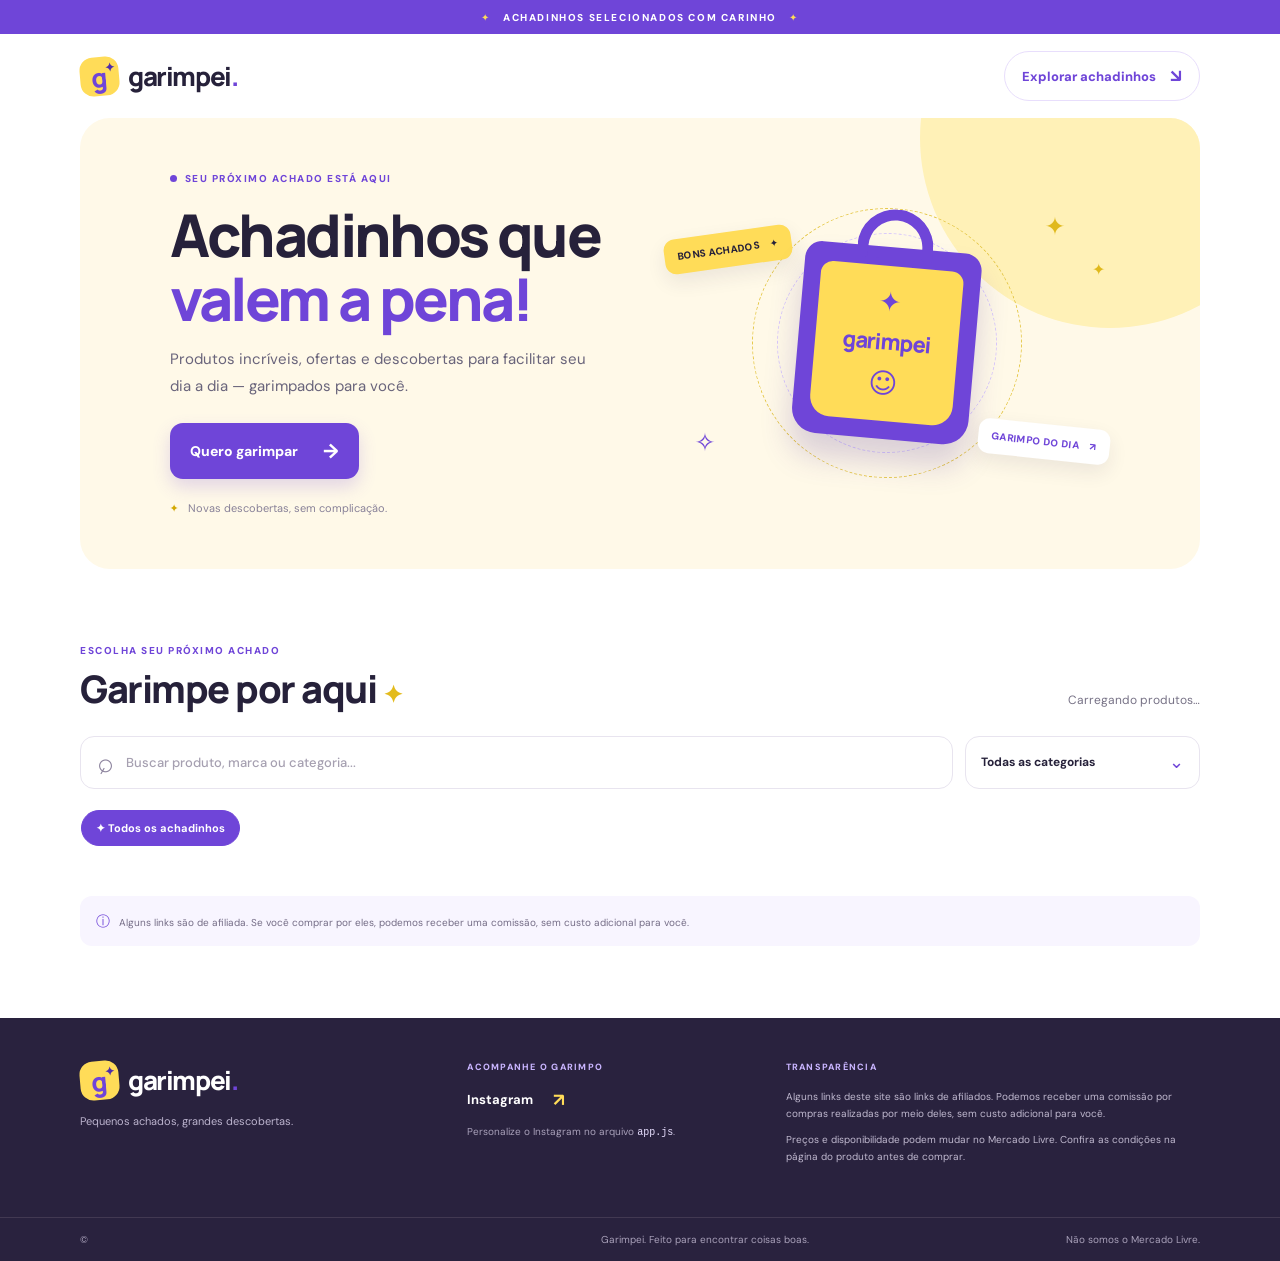
<file: index.html>
<!doctype html>
<html lang="pt-BR">
<head>
  <meta charset="utf-8">
  <meta name="viewport" content="width=device-width, initial-scale=1">
  <meta name="theme-color" content="#fff9e8">
  <meta name="description" content="Garimpei: achadinhos que valem a pena! Produtos interessantes, ofertas e descobertas para o dia a dia.">
  <title>Garimpei — Achadinhos que valem a pena!</title>
  <link rel="preconnect" href="https://fonts.googleapis.com">
  <link rel="preconnect" href="https://fonts.gstatic.com" crossorigin>
  <link href="https://fonts.googleapis.com/css2?family=DM+Sans:wght@400;500;600;700;800&family=Manrope:wght@600;700;800&display=swap" rel="stylesheet">
  <link rel="stylesheet" href="styles.css">
</head>
<body>
  <div class="top-ribbon"><span>✦</span> ACHADINHOS SELECIONADOS COM CARINHO <span>✦</span></div>
  <header class="site-header wrap">
    <a class="brand" href="#" aria-label="Garimpei - início">
      <span class="brand-mark" aria-hidden="true">g<span>✦</span></span>
      <span class="brand-name">garimpei<span>.</span></span>
    </a>
    <a class="header-pill" href="#vitrine">Explorar achadinhos <span aria-hidden="true">↘</span></a>
  </header>

  <main>
    <section class="hero wrap">
      <div class="hero-copy">
        <div class="eyebrow"><span class="eyebrow-dot"></span> SEU PRÓXIMO ACHADO ESTÁ AQUI</div>
        <h1>Achadinhos que<br><span>valem a pena!</span></h1>
        <p>Produtos incríveis, ofertas e descobertas para facilitar seu dia a dia — garimpados para você.</p>
        <a class="primary-button" href="#vitrine">Quero garimpar <span aria-hidden="true">→</span></a>
        <div class="hero-note"><span class="sparkle">✦</span> Novas descobertas, sem complicação.</div>
      </div>
      <div class="hero-art" aria-label="Ilustração decorativa de sacola de compras">
        <div class="orbit orbit-one"></div><div class="orbit orbit-two"></div>
        <div class="floating-tag tag-yellow">BONS ACHADOS <span>✦</span></div>
        <div class="shopping-bag"><div class="bag-handle"></div><div class="bag-face"><span class="bag-star">✦</span><span class="bag-word">garimpei</span><span class="bag-smile">☺</span></div></div>
        <div class="floating-tag tag-purple">GARIMPO DO DIA <span>↗</span></div>
        <div class="mini-spark spark-a">✦</div><div class="mini-spark spark-b">✧</div><div class="mini-spark spark-c">✦</div>
      </div>
    </section>

    <section class="catalog wrap" id="vitrine">
      <div class="section-heading">
        <div><div class="eyebrow">ESCOLHA SEU PRÓXIMO ACHADO</div><h2>Garimpe por aqui <span>✦</span></h2></div>
        <p id="result-count" aria-live="polite">Carregando produtos…</p>
      </div>
      <div class="search-row">
        <label class="search-box"><span aria-hidden="true">⌕</span><input id="search-input" type="search" placeholder="Buscar produto, marca ou categoria..." autocomplete="off"><button id="clear-search" type="button" aria-label="Limpar busca" hidden>×</button></label>
        <label class="select-wrap"><span class="sr-only">Filtrar por categoria</span><select id="category-select"><option value="Todas">Todas as categorias</option></select><span aria-hidden="true">⌄</span></label>
      </div>
      <nav class="category-chips" id="category-chips" aria-label="Categorias">
        <button class="chip active" data-category="Todas" type="button">✦ Todos os achadinhos</button>
      </nav>
      <div id="product-grid" class="product-grid"></div>
      <div id="empty-state" class="empty-state" hidden>
        <div class="empty-icon">✦</div>
        <h3>Estamos preparando novos achadinhos!</h3>
        <p>Volte em breve para descobrir produtos selecionados. Quando houver produtos cadastrados, eles aparecerão aqui.</p>
      </div>
      <div id="no-results" class="no-results" hidden>
        <span>⌕</span><h3>Nenhum achadinho encontrado</h3><p>Tente outro termo ou escolha uma categoria diferente.</p>
        <button id="reset-filters" class="secondary-button" type="button">Limpar filtros</button>
      </div>
      <p class="affiliate-note"><span>ⓘ</span> Alguns links são de afiliada. Se você comprar por eles, podemos receber uma comissão, sem custo adicional para você.</p>
    </section>
  </main>

  <footer class="site-footer">
    <div class="footer-inner wrap">
      <div class="footer-brand"><a class="brand" href="#"><span class="brand-mark" aria-hidden="true">g<span>✦</span></span><span class="brand-name">garimpei<span>.</span></span></a><p>Pequenos achados, grandes descobertas.</p></div>
      <div class="footer-social"><span class="footer-label">ACOMPANHE O GARIMPO</span><a id="instagram-link" href="https://www.instagram.com/" target="_blank" rel="noopener noreferrer">Instagram <span>↗</span></a><small>Personalize o Instagram no arquivo <code>app.js</code>.</small></div>
      <div class="footer-disclaimer"><span class="footer-label">TRANSPARÊNCIA</span><p>Alguns links deste site são links de afiliados. Podemos receber uma comissão por compras realizadas por meio deles, sem custo adicional para você.</p><p>Preços e disponibilidade podem mudar no Mercado Livre. Confira as condições na página do produto antes de comprar.</p></div>
    </div>
    <div class="footer-bottom"><div class="wrap">© <span id="year"></span> Garimpei. Feito para encontrar coisas boas. <span>Não somos o Mercado Livre.</span></div></div>
  </footer>
  <script src="app.js"></script>
</body>
</html>
</file>
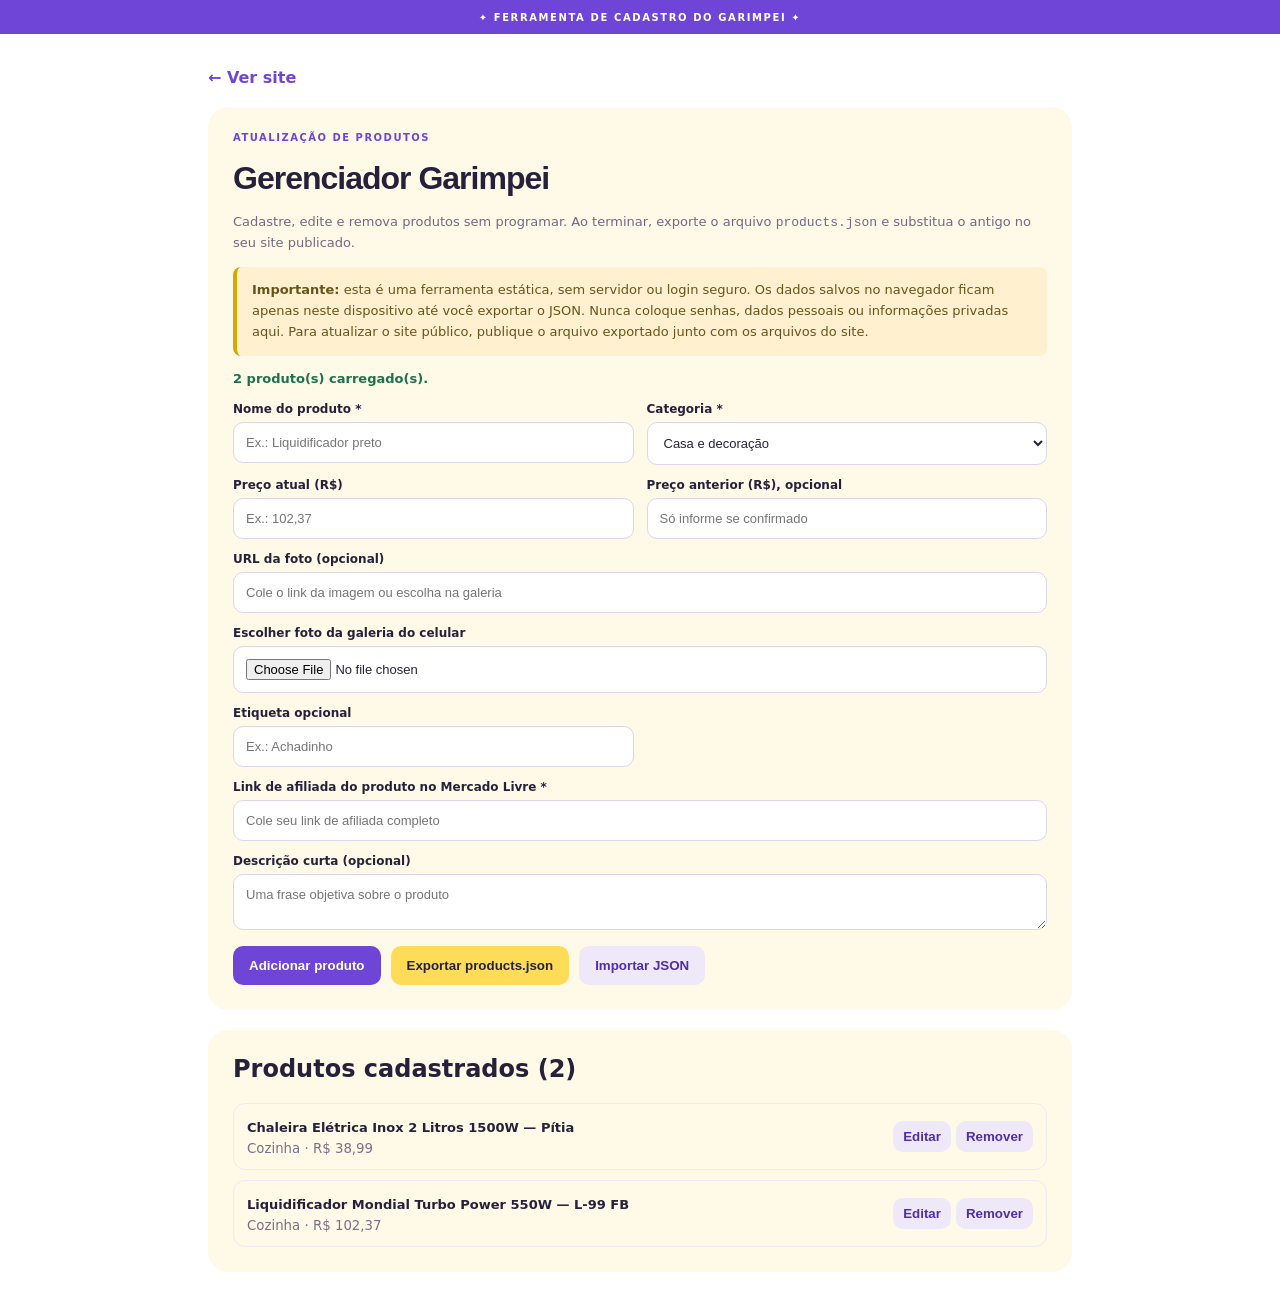
<file: admin.html>
<!doctype html>
<html lang="pt-BR">
<head><meta charset="utf-8"><meta name="viewport" content="width=device-width,initial-scale=1"><title>Gerenciador Garimpei</title><link rel="stylesheet" href="styles.css"><style>
.admin-wrap{max-width:900px;margin:34px auto;padding:0 18px}.admin-panel{background:#fff9e8;border-radius:20px;padding:25px;margin:20px 0}.admin-panel h1{font-size:32px;letter-spacing:-1px}.admin-panel p{color:#716a82;font-size:13px;line-height:1.6}.admin-form{display:grid;grid-template-columns:1fr 1fr;gap:13px}.admin-form label{display:flex;flex-direction:column;gap:6px;font-size:12px;font-weight:800}.admin-form input,.admin-form select,.admin-form textarea{width:100%;border:1px solid #ddd5ec;border-radius:10px;padding:12px;font:500 13px "DM Sans",sans-serif;background:#fff;color:#26213a}.admin-form .wide{grid-column:1/-1}.admin-actions{display:flex;gap:10px;flex-wrap:wrap;margin-top:16px}.admin-actions button,.product-row button{border:0;border-radius:10px;padding:12px 16px;font-weight:800;cursor:pointer}.save{background:#6f45d8;color:#fff}.export{background:#ffdc58;color:#26213a}.clear{background:#eee8f8;color:#4f2eaa}.admin-list{display:grid;gap:10px}.product-row{display:flex;align-items:center;justify-content:space-between;gap:12px;border:1px solid #eeeaf4;padding:13px;border-radius:12px}.product-row strong{font-size:13px}.product-row small{display:block;color:#777286;margin-top:5px}.product-row button{padding:8px 10px;background:#eee8f8;color:#4f2eaa;margin-left:5px}.warning{background:#fff1d0;border-left:4px solid #d4a900;padding:13px 15px;border-radius:8px;color:#66541b!important}.status{font-weight:800;color:#19744d!important}.admin-back{color:#6f45d8;font-weight:800;text-decoration:none}@media(max-width:600px){.admin-form{grid-template-columns:1fr}.admin-form .wide{grid-column:auto}.product-row{align-items:flex-start;flex-direction:column}.admin-panel h1{font-size:27px}}
</style></head>
<body>
<div class="top-ribbon">✦ FERRAMENTA DE CADASTRO DO GARIMPEI ✦</div>
<main class="admin-wrap">
<a class="admin-back" href="index.html">← Ver site</a>
<section class="admin-panel">
<div class="eyebrow">ATUALIZAÇÃO DE PRODUTOS</div><h1>Gerenciador Garimpei</h1>
<p>Cadastre, edite e remova produtos sem programar. Ao terminar, exporte o arquivo <code>products.json</code> e substitua o antigo no seu site publicado.</p>
<p class="warning"><strong>Importante:</strong> esta é uma ferramenta estática, sem servidor ou login seguro. Os dados salvos no navegador ficam apenas neste dispositivo até você exportar o JSON. Nunca coloque senhas, dados pessoais ou informações privadas aqui. Para atualizar o site público, publique o arquivo exportado junto com os arquivos do site.</p>
<p id="status" class="status" aria-live="polite">Nenhum produto carregado ainda.</p>
<form id="product-form">
<div class="admin-form">
<label>Nome do produto *<input id="name" required maxlength="120" placeholder="Ex.: Liquidificador preto"></label>
<label>Categoria *<select id="category" required></select></label>
<label>Preço atual (R$)<input id="price" type="number" min="0" step="0.01" placeholder="Ex.: 102,37"></label>
<label>Preço anterior (R$), opcional<input id="oldPrice" type="number" min="0" step="0.01" placeholder="Só informe se confirmado"></label>
<label class="wide">URL da foto (opcional) <input id="image" type="text" placeholder="Cole o link da imagem ou escolha na galeria"> </label> <label class="wide">Escolher foto da galeria do celular <input id="photo-file" type="file" accept="image/*"> </label> <img id="photo-preview" class="wide" style="display:none;max-width:200px;border-radius:12px" alt="Prévia da foto escolhida">
<label>Etiqueta opcional<input id="badge" maxlength="30" placeholder="Ex.: Achadinho"></label>
<label class="wide">Link de afiliada do produto no Mercado Livre *<input id="link" type="url" required placeholder="Cole seu link de afiliada completo"></label>
<label class="wide">Descrição curta (opcional)<textarea id="description" rows="2" maxlength="180" placeholder="Uma frase objetiva sobre o produto"></textarea></label>
</div>
<div class="admin-actions"><button class="save" type="submit" id="save-button">Adicionar produto</button><button class="clear" type="button" id="cancel-edit" hidden>Cancelar edição</button><button class="export" type="button" id="export-json">Exportar products.json</button><button class="clear" type="button" id="import-json">Importar JSON</button><input id="json-file" type="file" accept="application/json,.json" hidden></div>
</form>
</section>
<section class="admin-panel"><h2>Produtos cadastrados (<span id="total">0</span>)</h2><div id="product-list" class="admin-list"></div></section>
</main>
<script>
const CATEGORIES=["Casa e decoração","Beleza e cuidados pessoais","Eletrônicos","Moda e acessórios","Cozinha","Organização","Ofertas variadas"];
const $=id=>document.getElementById(id); let items=[], editing=-1;
$("category").innerHTML=CATEGORIES.map(c=>`<option>${c}</option>`).join("");
function safeUrl(s){try{let u=new URL(s);return ["https:","http:"].includes(u.protocol)}catch{return false}}
function say(s){$("status").textContent=s}
$("photo-file").addEventListener("change",e=>{
const file=e.target.files[0];
if(!file)return;
if(!file.type.startsWith("image/")){
say("Escolha um arquivo de imagem.");
return;
}
if(file.size>10*1024*1024){
say("A foto é muito grande. Escolha uma imagem menor que 10 MB.");
e.target.value="";
return;
}
const reader=new FileReader();
reader.onload=()=>{
const img=new Image();
img.onload=()=>{
const canvas=document.createElement("canvas");
const scale=Math.min(1,800/Math.max(img.width,img.height));
canvas.width=Math.round(img.width*scale);
canvas.height=Math.round(img.height*scale);
canvas.getContext("2d").drawImage(img,0,0,canvas.width,canvas.height);
const data=canvas.toDataURL("image/jpeg",0.75);
$("image").value=data;
$("photo-preview").src=data;
$("photo-preview").style.display="block";
say("Foto carregada! Agora preencha os dados do produto.");
};
img.onerror=()=>say("Não foi possível abrir essa imagem. Escolha outra foto.");
img.src=reader.result;
};
reader.readAsDataURL(file);
});
function resetForm(){ $("product-form").reset(); editing=-1; $("save-button").textContent="Adicionar produto"; $("cancel-edit").hidden=true; }
function draw(){ $("total").textContent=items.length; $("product-list").innerHTML=items.length?items.map((p,i)=>`<div class="product-row"><div><strong>${esc(p.name)}</strong><small>${esc(p.category)} · ${p.price!==""&&p.price!=null?"R$ "+Number(p.price).toLocaleString("pt-BR",{minimumFractionDigits:2}):"Sem preço informado"}</small></div><div><button type="button" data-edit="${i}">Editar</button><button type="button" data-delete="${i}">Remover</button></div></div>`).join(""):'<p>Nenhum produto cadastrado ainda.</p>'; }
function esc(s=""){return String(s).replace(/[&<>"']/g,c=>({"&":"&amp;","<":"&lt;",">":"&gt;",'"':"&quot;","'":"&#39;"}[c]));}
$("product-form").addEventListener("submit",e=>{e.preventDefault();const link=$("link").value.trim();const image=$("image").value.trim();if(!safeUrl(link)){say("Informe um link válido começando com http:// ou https://.");return}if(image&&!safeUrl(image)&&!image.startsWith("data:image/")){say("Escolha uma imagem válida ou informe uma URL pública.");return}
const p={name:$("name").value.trim(),category:$("category").value,price:$("price").value===""?"":Number($("price").value),oldPrice:$("oldPrice").value===""?"":Number($("oldPrice").value),image, badge:$("badge").value.trim(),link,description:$("description").value.trim()};
if(editing>=0){items[editing]=p;say("Produto atualizado nesta sessão. Exporte o JSON para publicar a mudança.")}else{items.push(p);say("Produto adicionado nesta sessão. Exporte o JSON para publicar a mudança.")}resetForm();draw();});
$("product-list").addEventListener("click",e=>{const ed=e.target.closest("[data-edit]");const del=e.target.closest("[data-delete]");if(ed){editing=Number(ed.dataset.edit);const p=items[editing];["name","category","price","oldPrice","image","badge","link","description"].forEach(k=>$(k).value=p[k]??"");$("save-button").textContent="Salvar alterações";$("cancel-edit").hidden=false;window.scrollTo({top:0,behavior:"smooth"})}if(del){const i=Number(del.dataset.delete);if(confirm("Remover “"+items[i].name+"”?")){items.splice(i,1);draw();say("Produto removido nesta sessão. Exporte o JSON para publicar a mudança.")}}});
$("cancel-edit").addEventListener("click",resetForm);
$("export-json").addEventListener("click",()=>{const blob=new Blob([JSON.stringify(items,null,2)],{type:"application/json"});const a=document.createElement("a");a.href=URL.createObjectURL(blob);a.download="products.json";a.click();URL.revokeObjectURL(a.href);say("Arquivo products.json exportado. Envie-o ao seu site para publicar as alterações.")});
$("import-json").addEventListener("click",()=>$("json-file").click());
$("json-file").addEventListener("change",async e=>{const f=e.target.files[0];if(!f)return;try{const data=JSON.parse(await f.text());if(!Array.isArray(data))throw Error();items=data.filter(p=>p&&p.name&&p.category&&safeUrl(p.link));draw();say("JSON importado no navegador. Exporte depois de editar para guardar as alterações.");}catch{say("Não foi possível ler esse JSON. Use um products.json válido.")}e.target.value=""});
async function load(){try{const r=await fetch("products.json");if(r.ok){const d=await r.json();if(Array.isArray(d))items=d.filter(p=>p&&p.name&&p.category&&safeUrl(p.link));say(items.length+" produto(s) carregado(s).");}}catch{say("Abra esta ferramenta por um servidor/site publicado ou importe seu products.json manualmente.")}draw()}
load();
</script></body></html>
</file>
<file: styles.css>
:root{--ink:#26213a;--muted:#777286;--purple:#6f45d8;--purple-dark:#4f2eaa;--yellow:#ffdc58;--cream:#fff9e8;--paper:#fff;--line:#eeeaf5;--green:#19744d;--shadow:0 16px 42px rgba(50,35,91,.09)}
*{box-sizing:border-box}html{scroll-behavior:smooth}body{margin:0;color:var(--ink);background:#fff;font-family:"DM Sans",system-ui,sans-serif;-webkit-font-smoothing:antialiased}.wrap{width:min(1120px,calc(100% - 40px));margin-inline:auto}.top-ribbon{height:34px;background:var(--purple);color:white;text-align:center;font-size:10px;font-weight:800;letter-spacing:.16em;display:flex;gap:12px;align-items:center;justify-content:center}.top-ribbon span{color:var(--yellow)}.site-header{height:84px;display:flex;align-items:center;justify-content:space-between}.brand{display:inline-flex;align-items:center;gap:9px;text-decoration:none;color:var(--ink)}.brand-mark{height:39px;width:39px;border-radius:13px;background:var(--yellow);display:grid;place-items:center;font:800 26px Manrope,sans-serif;position:relative;transform:rotate(-5deg);color:var(--purple)}.brand-mark span{position:absolute;font-size:12px;right:4px;top:2px;color:var(--purple-dark)}.brand-name{font:800 26px Manrope,sans-serif;letter-spacing:-1.4px}.brand-name>span{color:var(--purple)}.header-pill{font-size:13px;font-weight:800;text-decoration:none;color:var(--purple);border:1px solid #e8defc;border-radius:999px;padding:12px 17px;display:flex;gap:14px;align-items:center}.header-pill span{font-size:18px}.hero{min-height:420px;border-radius:30px;background:var(--cream);padding:54px 7%;display:grid;grid-template-columns:1.05fr .95fr;align-items:center;overflow:hidden;position:relative}.hero:before{content:"";position:absolute;width:380px;height:380px;border-radius:50%;background:#fff1b7;right:-100px;top:-170px}.hero-copy{position:relative;z-index:2}.eyebrow{font-size:10px;letter-spacing:.15em;font-weight:800;color:var(--purple);display:flex;align-items:center;gap:8px}.eyebrow-dot{width:7px;height:7px;background:var(--purple);border-radius:50%}h1,h2,h3,p{margin-top:0}h1{font:800 clamp(38px,5vw,59px)/1.08 Manrope,sans-serif;letter-spacing:-2.6px;margin:18px 0 16px}h1 span{color:var(--purple)}.hero-copy>p{font-size:15px;line-height:1.75;color:#69647b;max-width:420px;margin-bottom:24px}.primary-button{background:var(--purple);color:#fff;text-decoration:none;font-size:14px;font-weight:800;padding:15px 20px;border-radius:13px;display:inline-flex;gap:25px;align-items:center;box-shadow:0 8px 18px #6f45d833;transition:transform .2s,background .2s}.primary-button:hover{background:var(--purple-dark);transform:translateY(-2px)}.primary-button span{font-size:20px}.hero-note{font-size:11px;color:#888198;margin-top:22px}.sparkle{color:#d3a800;margin-right:6px}.hero-art{height:300px;position:relative;display:grid;place-items:center;z-index:1}.orbit{position:absolute;border:1px dashed #e6c94d;border-radius:50%;width:270px;height:270px;transform:rotate(-20deg)}.orbit-two{width:220px;height:220px;border-color:#d8c8fb;transform:rotate(35deg)}.shopping-bag{position:relative;width:177px;height:192px;background:var(--purple);border-radius:17px 17px 25px 25px;transform:rotate(5deg);box-shadow:0 22px 30px #4d2e9b35;display:grid;place-items:center}.bag-handle{position:absolute;width:76px;height:50px;border:11px solid var(--purple);border-bottom:0;border-radius:42px 42px 0 0;top:-38px}.bag-face{width:143px;height:155px;background:var(--yellow);border-radius:12px 12px 20px 20px;display:flex;flex-direction:column;align-items:center;justify-content:center;gap:8px;color:var(--purple)}.bag-star{font-size:27px}.bag-word{font:800 22px Manrope,sans-serif;letter-spacing:-1px}.bag-smile{font-size:28px}.floating-tag{position:absolute;padding:11px 13px;border-radius:11px;font-size:10px;font-weight:800;letter-spacing:.04em;box-shadow:0 8px 20px #30205217}.floating-tag span{margin-left:8px}.tag-yellow{background:var(--yellow);top:39px;left:0;transform:rotate(-8deg)}.tag-purple{background:#fff;color:var(--purple);bottom:34px;right:0;transform:rotate(6deg)}.mini-spark{position:absolute;color:#e0b91c;font-size:25px}.spark-a{top:17px;right:45px}.spark-b{bottom:34px;left:31px;color:var(--purple)}.spark-c{top:66px;right:5px;font-size:16px}.catalog{padding-top:75px;padding-bottom:72px}.section-heading{display:flex;justify-content:space-between;align-items:end;gap:20px;margin-bottom:24px}.section-heading h2{font:800 clamp(28px,4vw,38px)/1.2 Manrope,sans-serif;letter-spacing:-1.5px;margin:9px 0 0}.section-heading h2 span{color:#e3bb1d;font-size:24px}.section-heading>p{font-size:12px;color:var(--muted);margin:0 0 4px}.search-row{display:grid;grid-template-columns:1fr 235px;gap:12px}.search-box,.select-wrap{height:53px;border:1px solid #e8e4ef;border-radius:14px;background:#fff;display:flex;align-items:center;padding:0 15px;gap:11px}.search-box:focus-within,.select-wrap:focus-within{border-color:var(--purple);box-shadow:0 0 0 3px #6f45d817}.search-box>span{font-size:28px;color:#8d849e;transform:rotate(-15deg)}.search-box input{border:0;outline:0;min-width:0;flex:1;font:500 13px "DM Sans",sans-serif;color:var(--ink)}.search-box input::placeholder{color:#a6a0b1}.search-box button{border:0;background:#f4f1f9;border-radius:50%;width:26px;height:26px;font-size:20px;color:var(--muted);cursor:pointer}.select-wrap{position:relative}.select-wrap select{appearance:none;border:0;outline:0;background:transparent;width:100%;font:700 12px "DM Sans",sans-serif;color:var(--ink);cursor:pointer}.select-wrap>span:not(.sr-only){pointer-events:none;color:var(--purple);font-size:18px}.category-chips{display:flex;gap:9px;overflow-x:auto;padding:21px 1px 23px;scrollbar-width:thin}.chip{flex:0 0 auto;border:1px solid #e9e5f0;border-radius:999px;background:#fff;padding:10px 14px;font:700 11px "DM Sans",sans-serif;color:#716a82;cursor:pointer;transition:all .18s}.chip:hover{border-color:#c8b5f7;color:var(--purple)}.chip.active{background:var(--purple);border-color:var(--purple);color:#fff}.product-grid{display:grid;grid-template-columns:repeat(3,minmax(0,1fr));gap:18px}.product-card{border:1px solid #eeeaf4;border-radius:19px;overflow:hidden;background:#fff;display:flex;flex-direction:column;min-width:0;transition:transform .2s,box-shadow .2s}.product-card:hover{transform:translateY(-4px);box-shadow:var(--shadow)}.product-image-wrap{height:210px;background:#f8f6fc;position:relative;display:grid;place-items:center;overflow:hidden}.product-image{width:100%;height:100%;object-fit:contain;mix-blend-mode:multiply}.product-placeholder{font-size:58px;color:#b4a0e9}.product-badge{position:absolute;top:12px;left:12px;background:var(--yellow);color:#4e3a00;padding:7px 9px;border-radius:8px;font-size:9px;font-weight:800}.product-info{padding:16px;display:flex;flex-direction:column;align-items:flex-start;flex:1}.product-category{font-size:9px;text-transform:uppercase;letter-spacing:.11em;color:var(--purple);font-weight:800;margin-bottom:8px}.product-name{font:700 15px/1.4 Manrope,sans-serif;margin-bottom:12px;overflow-wrap:anywhere}.price-row{display:flex;align-items:baseline;gap:8px;flex-wrap:wrap;margin-top:auto}.old-price{font-size:11px;color:#9a94a7;text-decoration:line-through}.current-price{font:800 23px Manrope,sans-serif;color:var(--ink);letter-spacing:-.7px}.discount{font-size:10px;color:var(--green);background:#e6f6ed;border-radius:5px;padding:4px 6px;font-weight:800}.product-description{font-size:11px;line-height:1.55;color:var(--muted);margin:10px 0 14px}.offer-button{width:100%;margin-top:16px;border:0;border-radius:11px;background:var(--yellow);color:#2f2642;padding:13px 14px;text-decoration:none;display:flex;justify-content:space-between;align-items:center;font-size:12px;font-weight:800;cursor:pointer;transition:background .2s}.offer-button:hover{background:#f6cc31}.offer-button span{font-size:18px}.affiliate-note{background:#f8f5ff;color:#746c86;border-radius:12px;padding:14px 16px;font-size:10px;line-height:1.6;margin:27px 0 0}.affiliate-note span{font-size:14px;color:var(--purple);margin-right:6px}.empty-state,.no-results{text-align:center;padding:58px 20px;border:1px dashed #dcd3f0;border-radius:20px;background:#fcfaff}.empty-icon{margin:0 auto 14px;width:56px;height:56px;display:grid;place-items:center;border-radius:18px;background:var(--yellow);color:var(--purple);font-size:26px}.empty-state h3,.no-results h3{font:800 19px Manrope,sans-serif;margin-bottom:8px}.empty-state p,.no-results p{font-size:12px;line-height:1.7;color:var(--muted);max-width:430px;margin:0 auto}.no-results>span{font-size:36px;color:var(--purple)}.secondary-button{margin-top:18px;background:#fff;border:1px solid #ded5f2;border-radius:10px;padding:11px 16px;color:var(--purple);font-weight:800;cursor:pointer}.site-footer{background:#29223e;color:#fff}.footer-inner{padding:43px 0;display:grid;grid-template-columns:1fr .8fr 1.2fr;gap:42px}.footer-brand .brand-name{color:#fff}.footer-brand .brand-mark{background:var(--yellow)}.footer-brand p{font-size:11px;color:#bcb4ce;margin:14px 0 0}.footer-label{display:block;color:#c9b5ff;font-size:9px;font-weight:800;letter-spacing:.14em;margin-bottom:15px}.footer-social>a{display:inline-flex;gap:20px;align-items:center;color:#fff;text-decoration:none;font-size:13px;font-weight:700}.footer-social>a span{color:var(--yellow);font-size:18px}.footer-social small{display:block;color:#a9a1ba;font-size:10px;line-height:1.6;margin-top:12px}.footer-social code{color:#e8dfff}.footer-disclaimer p{font-size:10px;line-height:1.7;color:#c0b9cf;margin:0 0 9px}.footer-bottom{border-top:1px solid #423952;color:#a9a1ba;font-size:10px;padding:15px 0}.footer-bottom .wrap{display:flex;justify-content:space-between;gap:16px}.sr-only{position:absolute;width:1px;height:1px;padding:0;margin:-1px;overflow:hidden;clip:rect(0,0,0,0);white-space:nowrap;border:0}
@media(max-width:760px){.wrap{width:min(100% - 28px,540px)}.top-ribbon{font-size:8px;letter-spacing:.11em}.site-header{height:72px}.brand-mark{width:35px;height:35px}.brand-name{font-size:23px}.header-pill{font-size:11px;padding:10px 12px;gap:8px}.hero{padding:36px 25px 24px;grid-template-columns:1fr;min-height:0;border-radius:24px}.hero-copy>p{font-size:13px}.hero-art{height:245px;margin-top:20px}.shopping-bag{transform:scale(.83) rotate(5deg)}.orbit{width:220px;height:220px}.orbit-two{width:180px;height:180px}.tag-yellow{left:3px;top:24px}.tag-purple{right:0;bottom:20px}.catalog{padding-top:53px;padding-bottom:48px}.section-heading{align-items:start;flex-direction:column;gap:8px}.section-heading h2{font-size:31px}.search-row{grid-template-columns:1fr;gap:9px}.search-box,.select-wrap{height:49px}.category-chips{padding:17px 0 19px;gap:7px}.chip{padding:10px 12px}.product-grid{grid-template-columns:repeat(2,minmax(0,1fr));gap:11px}.product-image-wrap{height:155px}.product-info{padding:12px}.product-name{font-size:13px}.current-price{font-size:20px}.product-description{font-size:10px}.offer-button{padding:12px 10px;font-size:11px}.product-badge{top:8px;left:8px;font-size:8px}.footer-inner{grid-template-columns:1fr;gap:27px;padding:35px 0}.footer-bottom .wrap{flex-direction:column;gap:7px}}@media(max-width:370px){.product-grid{grid-template-columns:1fr}.product-image-wrap{height:210px}.header-pill{font-size:10px}.hero{padding-inline:19px}}
</file>
